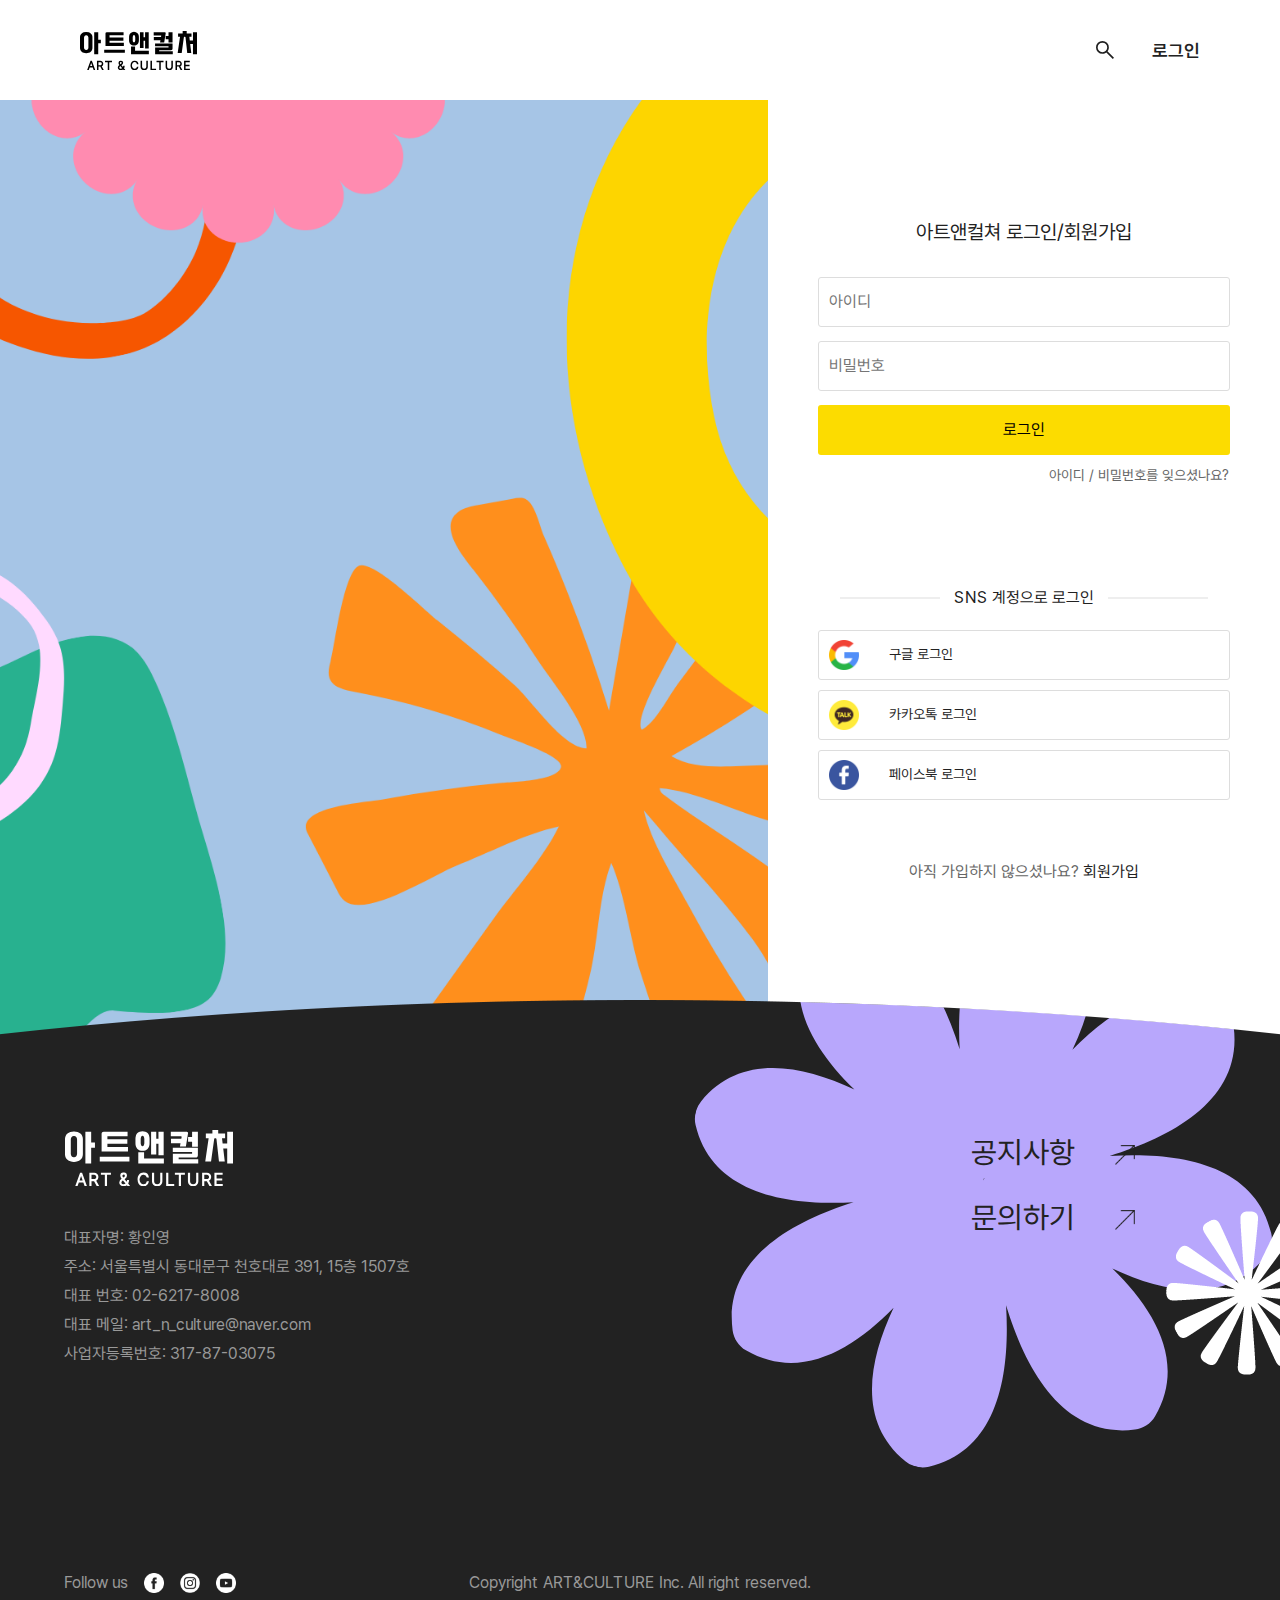
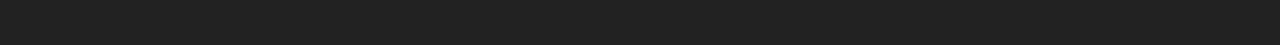
<file: sub/index.html>
<!DOCTYPE html>
<html lang="ko">

<head>
    <meta charset="UTF-8">
    <meta name="viewport" content="width=device-width, initial-scale=1.0">
    <title>LOGIN</title>

    <link rel="stylesheet" href="../css/reset.css">
    <link rel="stylesheet" href="../css/style.css">
    <link rel="stylesheet" href="../css/media.css">
    <link rel="stylesheet" href="../css/login.css">

    <script>
        window.onload = () => {
            // 비밀번호 입력시 capslock 알림창
            const passwordInput = document.getElementById('password');
            const warning = document.getElementById('capsWarning');

            passwordInput.addEventListener('keyup', function (event) {
                if (event.getModifierState && event.getModifierState('CapsLock')) {
                    warning.style.display = 'block';
                } else {
                    warning.style.display = 'none';
                }
            });
        };
    </script>
</head>

<body>
    <header class="header">
        <div class="inner">
            <div class="justify">
                <h1 class="logo">
                    <a href="../index.html">
                        <img src="../img/icon/logo.svg" alt="">
                    </a>
                </h1>

                <nav class="nav pc-nav">
                    <ul class="gnb">
                        <li>
                            <a href="#" class="depth-01">아트앤컬쳐</a>
                            <ul class="depth-02">
                                <li><a href="#">기업 소개</a></li>
                                <li><a href="#">주요 사업</a></li>
                                <li><a href="#">오시는 길</a></li>
                            </ul>
                        </li>

                        <li>
                            <a href="#" class="depth-01">교과서 자료실</a>
                            <ul class="depth-02">
                                <li><a href="#">교육과정</a></li>
                                <li><a href="#">초등학교 미술 3~4학년군</a></li>
                                <li><a href="#">초등학교 미술 5~6학년군</a></li>
                                <li><a href="#">고등학교 미술과 매체</a></li>
                            </ul>
                        </li>

                        <li>
                            <a href="#" class="depth-01">계기교육 · 창의적체험활동</a>
                            <ul class="depth-02">
                                <li><a href="#">월별</a></li>
                                <li><a href="#">주제별</a></li>
                                <li><a href="#">표현 영역별</a></li>
                            </ul>
                        </li>

                        <li>
                            <a href="#" class="depth-01">작품 감상실</a>
                            <ul class="depth-02">
                                <li><a href="#">갤러리</a></li>
                                <li><a href="#">동영상</a></li>
                            </ul>
                        </li>

                        <li>
                            <a href="#" class="depth-01">전시회 소식</a>
                            <ul class="depth-02">
                                <li><a href="#">국내 전시</a></li>
                                <li><a href="#">국외 전시</a></li>
                            </ul>
                        </li>

                        <li>
                            <a href="#" class="depth-01">포트폴리오</a>
                            <ul class="depth-02">
                                <li><a href="#">교과서</a></li>
                                <li><a href="#">단행본</a></li>
                            </ul>
                        </li>

                        <li>
                            <a href="#" class="depth-01">고객센터</a>
                            <ul class="depth-02">
                                <li><a href="#">공지사항</a></li>
                                <li><a href="#">문의하기</a></li>
                            </ul>
                        </li>
                    </ul>
                    <!-- gnb -->
                </nav>
            </div>
            <!-- justify -->

            <div class="login">
                <div class="img">
                    <a href="#"><img src="../img/icon/search.svg" alt=""></a>
                </div>

                <p><a href="#">로그인</a></p>
            </div>
        </div>
        <!-- inner -->
    </header>

    <main class="main">
        <div class="inner">
            <div class="header-tab-menu">
                <div class="inner">
                    <div class="tab-btn">
                        <img src="../img/icon/menu_toggle.png" alt="">
                    </div>

                    <nav class="nav">
                        <ul class="gnb">
                            <li>
                                <a href="#" class="depth-01">아트앤컬쳐</a>
                                <ul class="depth-02">
                                    <li><a href="#">기업 소개</a></li>
                                    <li><a href="#">주요 사업</a></li>
                                    <li><a href="#">오시는 길</a></li>
                                </ul>
                            </li>

                            <li>
                                <a href="#" class="depth-01">교과서 자료실</a>
                                <ul class="depth-02">
                                    <li><a href="#">교육과정</a></li>
                                    <li><a href="#">3~4학년군</a></li>
                                    <li><a href="#">5~6학년군</a></li>
                                </ul>
                            </li>

                            <li>
                                <a href="#" class="depth-01">계기교육 · 창의적체험활동</a>
                                <ul class="depth-02">
                                    <li><a href="#">월별</a></li>
                                    <li><a href="#">주제별</a></li>
                                    <li><a href="#">표현 영역별</a></li>
                                </ul>
                            </li>

                            <li>
                                <a href="#" class="depth-01">작품 감상실</a>
                                <ul class="depth-02">
                                    <li><a href="#">갤러리</a></li>
                                    <li><a href="#">동영상</a></li>
                                </ul>
                            </li>

                            <li>
                                <a href="#" class="depth-01">전시회 소식</a>
                                <ul class="depth-02">
                                    <li><a href="#">국내 전시</a></li>
                                    <li><a href="#">국외 전시</a></li>
                                </ul>
                            </li>

                            <li>
                                <a href="#" class="depth-01">포트폴리오</a>
                                <ul class="depth-02">
                                    <li><a href="#">교과서</a></li>
                                    <li><a href="#">단행본</a></li>
                                </ul>
                            </li>

                            <li>
                                <a href="#" class="depth-01">고객센터</a>
                                <ul class="depth-02">
                                    <li><a href="#">공지사항</a></li>
                                    <li><a href="#">문의하기</a></li>
                                </ul>
                            </li>
                        </ul>
                        <!-- gnb -->
                    </nav>
                </div>
            </div>
            <!-- header tab -->

            <section class="sub-section-01">
                <div class="login-img">
                    <img src="../img/item/login-bg.png" alt="">
                </div>

                <div class="login-section">

                    <div class="inner">
                        <p class="title">아트앤컬쳐 로그인/회원가입</p>
                        <form action="/login" method="post" class="login-form">
                            <input type="text" name="username" placeholder="아이디" required>
                            <input type="password" name="password" placeholder="비밀번호" id="password" required>
                            <div class="caps-warning" id="capsWarning">⚠️ Caps Lock이 켜져 있습니다.</div>
                            <input type="submit" value="로그인">
                        </form>
                        <div class="links">
                            <a href="#">아이디 / 비밀번호를 잊으셨나요?</a>
                        </div>
                        <div class="sns-login">
                            <p>SNS 계정으로 로그인</p>
                            <div class="sns-icons">
                                <a href="#">
                                    <img src="../img/icon/c_google.png" alt="카카오 로그인">
                                    구글 로그인
                                </a>
                                <a href="#">
                                    <img src="../img/icon/c_kakao.png" alt="네이버 로그인">
                                    카카오톡 로그인
                                </a>
                                <a href="#">
                                    <img src="../img/icon/c_facebook.png" alt="구글 로그인">
                                    페이스북 로그인
                                </a>
                            </div>
                        </div>
                        <div class="sign-up">
                            <a href="#" class="sign-up">아직 가입하지 않으셨나요? <span>회원가입</span></a>
                        </div>
                    </div>
                    <!-- inner -->
                </div>
                <!-- login -->
            </section>
        </div>
        <!-- inner -->
    </main>

    <footer class="footer">
        <div class="inner">
            <div class="company">
                <div class="left">
                    <div class="logo">
                        <img src="../img/icon/logo.svg" alt="">
                    </div>

                    <div class="info">
                        <p>대표자명: 황인영</p>
                        <p>주소: 서울특별시 동대문구 천호대로 391, 15층 1507호</p>
                        <p>대표 번호: 02-6217-8008</p>
                        <p>대표 메일: art_n_culture@naver.com</p>
                        <p>사업자등록번호: 317-87-03075</p>
                    </div>
                </div>
                <!-- left -->

                <div class="right">
                    <p><a href="#">공지사항 <img src="../img/icon/link_arrow.png" alt=""></a></p>
                    <p><a href="#">문의하기 <img src="../img/icon/link_arrow.png" alt=""></a></p>
                </div>
                <!-- right -->
            </div>
            <!-- company -->

            <div class="bot">
                <div class="sns">
                    <p>Follow us</p>
                    <p><a href="#"><img src="../img/icon/facebook.png" alt=""></a></p>
                    <p><a href="#"><img src="../img/icon/instagram.png" alt=""></a></p>
                    <p><a href="#"><img src="../img/icon/youtube.png" alt=""></a></p>
                </div>

                <div class="copy">
                    <p>Copyright ART&CULTURE Inc. All right reserved.</p>
                </div>
            </div>
        </div>
        <!-- inner -->
    </footer>
</body>

</html>
</file>
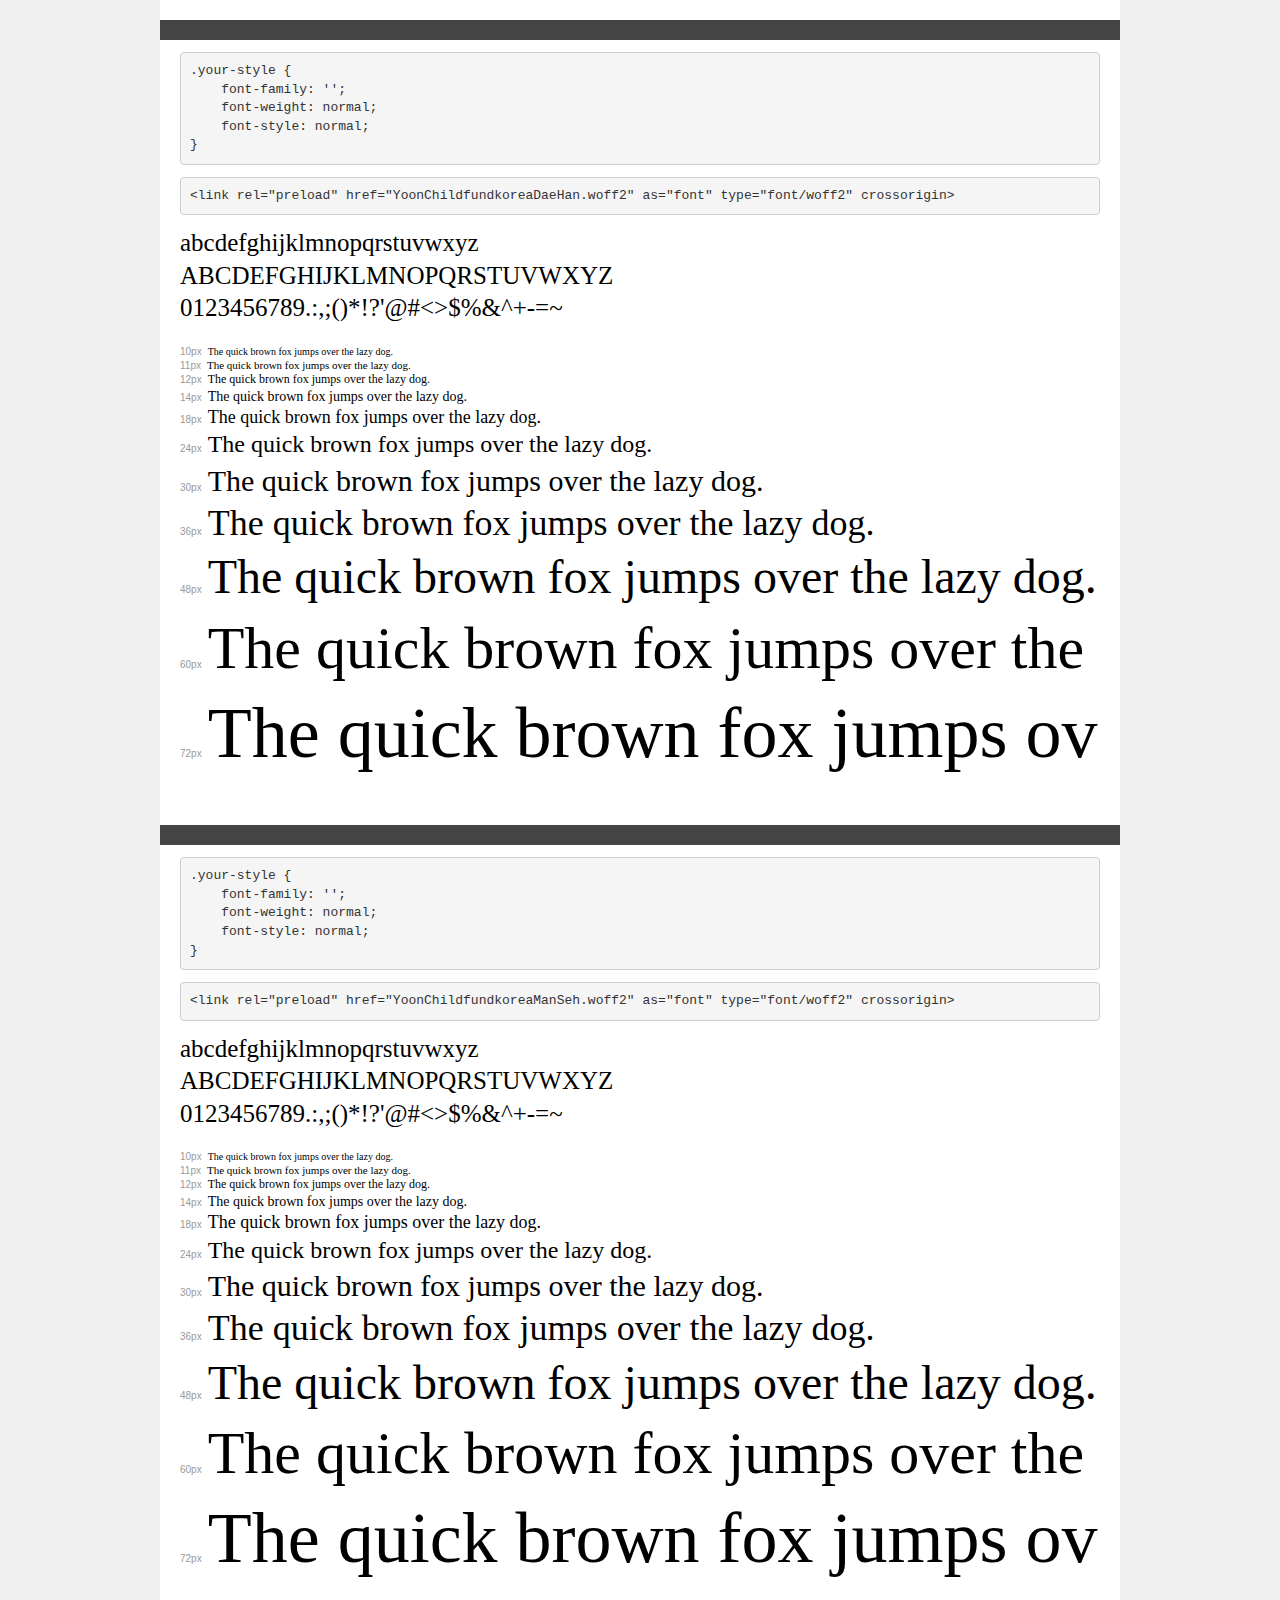
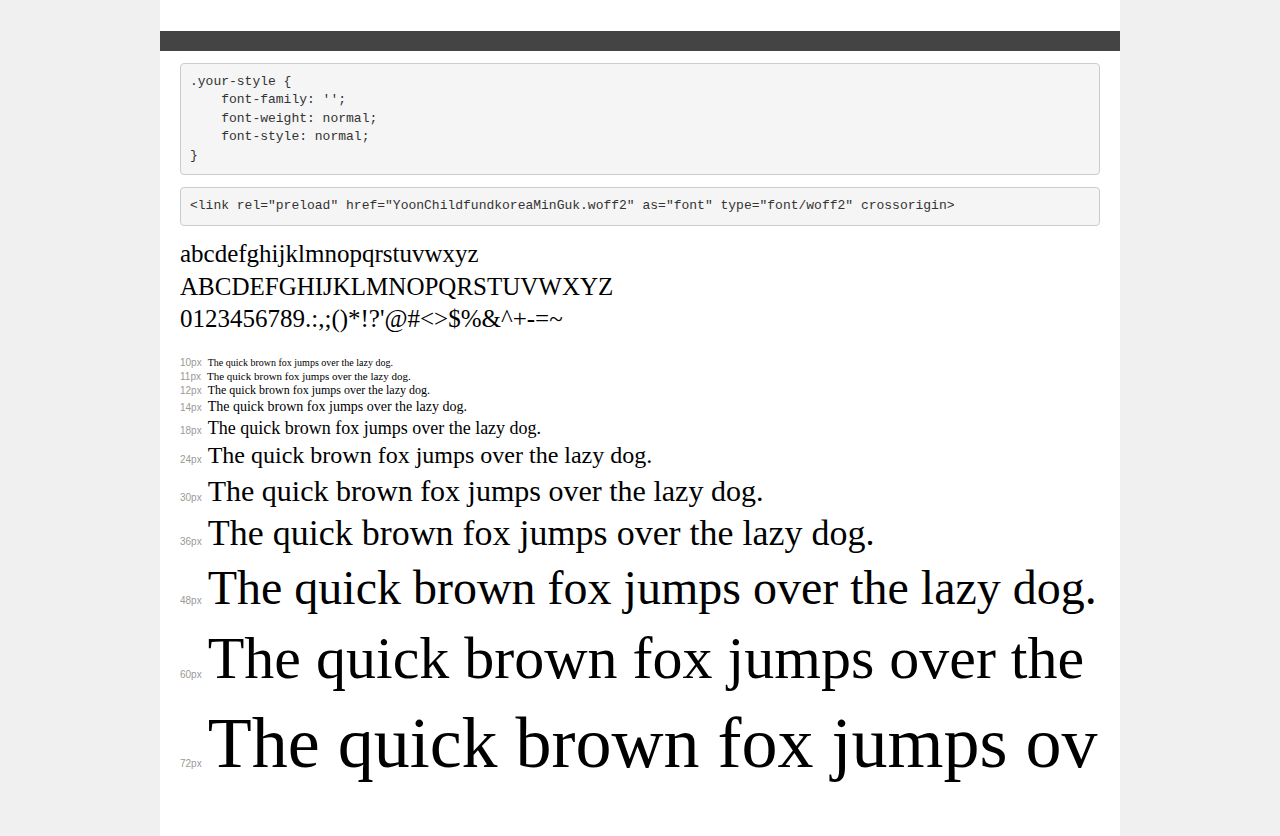
<file: font/Green/demo.html>
<!DOCTYPE html>
<html lang="en">
<head>
    <meta charset="utf-8">
    <meta http-equiv="X-UA-Compatible" content="IE=edge">
    <meta name="viewport" content="width=device-width, initial-scale=1">
    <meta name="robots" content="noindex, noarchive">
    <meta name="format-detection" content="telephone=no">
    <title>Transfonter demo</title>
    <link href="stylesheet.css" rel="stylesheet">
    <style>
        /*
        http://meyerweb.com/eric/tools/css/reset/
        v2.0 | 20110126
        License: none (public domain)
        */
        html, body, div, span, applet, object, iframe,
        h1, h2, h3, h4, h5, h6, p, blockquote, pre,
        a, abbr, acronym, address, big, cite, code,
        del, dfn, em, img, ins, kbd, q, s, samp,
        small, strike, strong, sub, sup, tt, var,
        b, u, i, center,
        dl, dt, dd, ol, ul, li,
        fieldset, form, label, legend,
        table, caption, tbody, tfoot, thead, tr, th, td,
        article, aside, canvas, details, embed,
        figure, figcaption, footer, header, hgroup,
        menu, nav, output, ruby, section, summary,
        time, mark, audio, video {
            margin: 0;
            padding: 0;
            border: 0;
            font-size: 100%;
            font: inherit;
            vertical-align: baseline;
        }
        /* HTML5 display-role reset for older browsers */
        article, aside, details, figcaption, figure,
        footer, header, hgroup, menu, nav, section {
            display: block;
        }
        body {
            line-height: 1;
        }
        ol, ul {
            list-style: none;
        }
        blockquote, q {
            quotes: none;
        }
        blockquote:before, blockquote:after,
        q:before, q:after {
            content: '';
            content: none;
        }
        table {
            border-collapse: collapse;
            border-spacing: 0;
        }
        /* demo styles */
        body {
            background: #f0f0f0;
            color: #000;
        }
        .page {
            background: #fff;
            width: 920px;
            margin: 0 auto;
            padding: 20px 20px 0 20px;
            overflow: hidden;
        }
        .font-container {
            overflow-x: auto;
            overflow-y: hidden;
            margin-bottom: 40px;
            line-height: 1.3;
            white-space: nowrap;
            padding-bottom: 5px;
        }
        h1 {
            position: relative;
            background: #444;
            font-size: 32px;
            color: #fff;
            padding: 10px 20px;
            margin: 0 -20px 12px -20px;
        }
        .letters {
            font-size: 25px;
            margin-bottom: 20px;
        }
        .s10:before {
            content: '10px';
        }
        .s11:before {
            content: '11px';
        }
        .s12:before {
            content: '12px';
        }
        .s14:before {
            content: '14px';
        }
        .s18:before {
            content: '18px';
        }
        .s24:before {
            content: '24px';
        }
        .s30:before {
            content: '30px';
        }
        .s36:before {
            content: '36px';
        }
        .s48:before {
            content: '48px';
        }
        .s60:before {
            content: '60px';
        }
        .s72:before {
            content: '72px';
        }
        .s10:before, .s11:before, .s12:before, .s14:before,
        .s18:before, .s24:before, .s30:before, .s36:before,
        .s48:before, .s60:before, .s72:before {
            font-family: Arial, sans-serif;
            font-size: 10px;
            font-weight: normal;
            font-style: normal;
            color: #999;
            padding-right: 6px;
        }
        pre {
            display: block;
            padding: 9px;
            margin: 0 0 12px;
            font-family: Monaco, Menlo, Consolas, "Courier New", monospace;
            font-size: 13px;
            line-height: 1.428571429;
            color: #333;
            font-weight: normal;
            font-style: normal;
            background-color: #f5f5f5;
            border: 1px solid #ccc;
            overflow-x: auto;
            border-radius: 4px;
        }
        /* responsive */
        @media (max-width: 959px) {
            .page {
                width: auto;
                margin: 0;
            }
        }
    </style>
</head>
<body>
<div class="page">
    <div class="demo">
        <h1 style="font-family: ''; font-weight: normal; font-style: normal;"></h1>
        <pre title="Usage">.your-style {
    font-family: '';
    font-weight: normal;
    font-style: normal;
}</pre>
        <pre title="Preload (optional)">
&lt;link rel=&quot;preload&quot; href=&quot;YoonChildfundkoreaDaeHan.woff2&quot; as=&quot;font&quot; type=&quot;font/woff2&quot; crossorigin&gt;</pre>
        <div class="font-container" style="font-family: ''; font-weight: normal; font-style: normal;">
            <p class="letters">
                abcdefghijklmnopqrstuvwxyz<br>
ABCDEFGHIJKLMNOPQRSTUVWXYZ<br>
                0123456789.:,;()*!?'@#&lt;&gt;$%&^+-=~
            </p>
            <p class="s10" style="font-size: 10px;">The quick brown fox jumps over the lazy dog.</p>
            <p class="s11" style="font-size: 11px;">The quick brown fox jumps over the lazy dog.</p>
            <p class="s12" style="font-size: 12px;">The quick brown fox jumps over the lazy dog.</p>
            <p class="s14" style="font-size: 14px;">The quick brown fox jumps over the lazy dog.</p>
            <p class="s18" style="font-size: 18px;">The quick brown fox jumps over the lazy dog.</p>
            <p class="s24" style="font-size: 24px;">The quick brown fox jumps over the lazy dog.</p>
            <p class="s30" style="font-size: 30px;">The quick brown fox jumps over the lazy dog.</p>
            <p class="s36" style="font-size: 36px;">The quick brown fox jumps over the lazy dog.</p>
            <p class="s48" style="font-size: 48px;">The quick brown fox jumps over the lazy dog.</p>
            <p class="s60" style="font-size: 60px;">The quick brown fox jumps over the lazy dog.</p>
            <p class="s72" style="font-size: 72px;">The quick brown fox jumps over the lazy dog.</p>
        </div>
    </div>

    <div class="demo">
        <h1 style="font-family: ''; font-weight: normal; font-style: normal;"></h1>
        <pre title="Usage">.your-style {
    font-family: '';
    font-weight: normal;
    font-style: normal;
}</pre>
        <pre title="Preload (optional)">
&lt;link rel=&quot;preload&quot; href=&quot;YoonChildfundkoreaManSeh.woff2&quot; as=&quot;font&quot; type=&quot;font/woff2&quot; crossorigin&gt;</pre>
        <div class="font-container" style="font-family: ''; font-weight: normal; font-style: normal;">
            <p class="letters">
                abcdefghijklmnopqrstuvwxyz<br>
ABCDEFGHIJKLMNOPQRSTUVWXYZ<br>
                0123456789.:,;()*!?'@#&lt;&gt;$%&^+-=~
            </p>
            <p class="s10" style="font-size: 10px;">The quick brown fox jumps over the lazy dog.</p>
            <p class="s11" style="font-size: 11px;">The quick brown fox jumps over the lazy dog.</p>
            <p class="s12" style="font-size: 12px;">The quick brown fox jumps over the lazy dog.</p>
            <p class="s14" style="font-size: 14px;">The quick brown fox jumps over the lazy dog.</p>
            <p class="s18" style="font-size: 18px;">The quick brown fox jumps over the lazy dog.</p>
            <p class="s24" style="font-size: 24px;">The quick brown fox jumps over the lazy dog.</p>
            <p class="s30" style="font-size: 30px;">The quick brown fox jumps over the lazy dog.</p>
            <p class="s36" style="font-size: 36px;">The quick brown fox jumps over the lazy dog.</p>
            <p class="s48" style="font-size: 48px;">The quick brown fox jumps over the lazy dog.</p>
            <p class="s60" style="font-size: 60px;">The quick brown fox jumps over the lazy dog.</p>
            <p class="s72" style="font-size: 72px;">The quick brown fox jumps over the lazy dog.</p>
        </div>
    </div>

    <div class="demo">
        <h1 style="font-family: ''; font-weight: normal; font-style: normal;"></h1>
        <pre title="Usage">.your-style {
    font-family: '';
    font-weight: normal;
    font-style: normal;
}</pre>
        <pre title="Preload (optional)">
&lt;link rel=&quot;preload&quot; href=&quot;YoonChildfundkoreaMinGuk.woff2&quot; as=&quot;font&quot; type=&quot;font/woff2&quot; crossorigin&gt;</pre>
        <div class="font-container" style="font-family: ''; font-weight: normal; font-style: normal;">
            <p class="letters">
                abcdefghijklmnopqrstuvwxyz<br>
ABCDEFGHIJKLMNOPQRSTUVWXYZ<br>
                0123456789.:,;()*!?'@#&lt;&gt;$%&^+-=~
            </p>
            <p class="s10" style="font-size: 10px;">The quick brown fox jumps over the lazy dog.</p>
            <p class="s11" style="font-size: 11px;">The quick brown fox jumps over the lazy dog.</p>
            <p class="s12" style="font-size: 12px;">The quick brown fox jumps over the lazy dog.</p>
            <p class="s14" style="font-size: 14px;">The quick brown fox jumps over the lazy dog.</p>
            <p class="s18" style="font-size: 18px;">The quick brown fox jumps over the lazy dog.</p>
            <p class="s24" style="font-size: 24px;">The quick brown fox jumps over the lazy dog.</p>
            <p class="s30" style="font-size: 30px;">The quick brown fox jumps over the lazy dog.</p>
            <p class="s36" style="font-size: 36px;">The quick brown fox jumps over the lazy dog.</p>
            <p class="s48" style="font-size: 48px;">The quick brown fox jumps over the lazy dog.</p>
            <p class="s60" style="font-size: 60px;">The quick brown fox jumps over the lazy dog.</p>
            <p class="s72" style="font-size: 72px;">The quick brown fox jumps over the lazy dog.</p>
        </div>
    </div>

</div>
</body>
</html>
</file>
<file: css/media.css>
.mobile {
    display: none;
}

.tablet {
    display: none;
}

@media screen and (max-width:1800px) {
    .section-01 .scrollX .img-wrap {
        gap: 20px;
    }

    .section-02 .card {
        position: static;
        top: 0;
        height: auto;

        width: 100%;
    }

    .section-02 .card-01 {
        padding-bottom: 100px;
    }

    .section-02 .pc-card {
        display: none;
    }

    .section-02 .card-02 .item-wrap {
        gap: 20px;
    }
}

@media screen and (max-width:1480px) {
    .pc-nav {
        display: none;
    }

    .main-visual .btn-wrap {
        row-gap: 16px;
        top: -88px;
    }

    .main-visual .btn-wrap .btn .item {
        font-size: 28px;
    }

    .main-visual .mint-blob {
        width: 80vw;
    }

    .section-01 .text .sub {
        font-size: 24px;
    }

    .section-01 .scrollX .img-wrap .img {
        width: 500px;
    }

    .section-01 {
        height: 1800px;
    }
}

@media screen and (max-width:1280px) {
    .header-tab-menu .gnb {
        flex-direction: column;
        align-items: center;
    }

    .header-tab-menu .nav {
        width: 80vw;
        margin: 0 auto;
        border-radius: 0 0 40px 40px;
    }

    .header-tab-menu .nav.active .gnb {
        height: 520px;
    }

    .header-tab-menu .gnb.active {
        height: 520px !important;
    }

    .header-tab-menu .depth-01 {
        padding: 15px 0;
    }

    .header-tab-menu .depth-02 {
        top: 60px;
    }

    .header-tab-menu .gnb li {
        transition: height 0.3s;
        height: 60px;
    }

    .header-tab-menu .gnb.active li.active {
        height: 120px;
    }

    .section .title-text {
        padding-right: 80px;
    }

    .section .title-text .sub span {
        display: inline;
    }

    .section-01 .scrollX .img-wrap .img {
        width: 400px;
    }

    .section-03 .swiper-slide .text {
        width: 400px;
    }

    .footer .right {
        padding-right: 7%;
    }
}

@media screen and (max-width:1024px) {
    .header .inner {
        padding: 0 30px;
    }

    .header .login {
        gap: 20px;
    }

    .main-visual .btn-wrap {
        row-gap: 12px;
        top: -80px;
        right: 30px;
    }

    .main-visual .btn-wrap .btn .item {
        font-size: 24px;
    }

    .main-visual .mint-blob {
        width: 95vw;
    }

    .section .title-text {
        padding-left: 30px;
        padding-right: 30px;
    }

    .section .title-text .title {
        font-size: 60px;
    }

    .section .title-text .sub {
        font-size: 18px;
    }

    .section-01 .text .sub {
        padding: 0 30px;
        font-size: 20px;
    }

    .section-01 .scrollX {
        padding: 0 30px;
    }

    .section-02 .card-01 .item-wrap .item {
        padding: 30px 30px;
    }

    .section-02 .card-01 .item-wrap .item .left .num {
        font-size: 20px;
    }

    .section-02 .card-01 .item-wrap .item .left .text .mid {
        font-size: 30px;
    }

    .section-02 .card-01 .item-wrap .item .left .text .bot {
        font-size: 16px;
    }

    .section-02 .card-01 .item-wrap .item .more {
        width: 30px;
    }

    .section-02 .card-02 {
        padding: 80px 30px 100px;
    }

    .section-02 .card-02 .pc {
        display: none !important;
    }

    .section-02 .card-02 .tablet {
        display: block;
    }

    .section-02 .card-02 .tablet .item:not(:nth-child(3)) {
        margin-bottom: 60px;
    }

    .section-02 .card-02 .tablet .text .big {
        font-size: 50px;
        font-family: 'green1';
        margin-bottom: 10px;
    }

    .section-02 .card-02 .tablet .text .small {
        margin-bottom: 30px;
        font-weight: 600;
    }

    .section-02 .card-02 .tablet .img {
        width: 100%;
        height: 500px;
        border-radius: 10px;
        overflow: hidden;
    }

    .section-02 .card-02 .tablet .img:hover img {
        transform: scale(1.2);
    }

    .section-02 .card-02 .tablet .img img {
        width: 100%;
        height: 100%;
        object-fit: cover;
        transition: transform 0.3s;
    }

    .section-03 .swiper-slide {
        flex-direction: column;
        padding: 0 30px;
    }

    .section-03 .demoSwiper .demo-btn-wrap {
        margin: 0;
        padding: 0 30px;

        position: absolute;
        top: 220px;
        left: 50%;
        transform: translateX(-50%);
        z-index: 9;

        width: 100%;
        justify-content: space-between;
    }

    .section-03 .swiper-slide .text {
        width: 500px;
    }

    .section-03 .swiper-slide .text .main-text {
        margin-bottom: 20px;
    }

    .section-03 .swiper-slide .text .ex {
        font-size: 18px;
    }

    .section-04 .container {
        padding: 0 30px;
    }

    .section-04 .swiper-slide .text {
        display: none;
    }

    .footer {
        padding: 60px 5% 20px;
        background-size: 200%;
    }

    .footer .logo {
        width: 120px;
        height: 39px;
    }

    .footer .info {
        margin-top: 20px;
    }

    .footer .left {
        font-size: 14px;
    }

    .footer .company {
        margin-bottom: 20px;
    }

    .footer .right {
        margin-top: 30px;
        font-size: 20px;
        padding-right: 12%;
    }

    .footer .right a:first-child {
        margin-bottom: 10px;
    }

    .footer .right a img {
        width: 16px;
        height: 16px;
        margin-left: 20px;
    }

    .footer .bot .sns {
        padding-bottom: 40px;
        font-size: 14px;
    }

    .footer .copy {
        font-size: 12px;
    }
}

@media screen and (max-width:900px) {
    .section-01 {
        height: 2000px;
    }

    .section-01 .scrollX .img-wrap {
        gap: 20px;
    }
}

@media screen and (max-width:768px) {
    .pc {
        display: none !important;
    }

    .mobile {
        display: block;
    }

    .header {
        height: 80px;
    }

    .header .inner {
        padding: 0 20px;
    }

    .header-tab-menu .tab-btn {
        height: 35px;
        bottom: -35px;
    }

    .header-tab-menu .tab-btn.active::before {
        width: 25px;
        height: 25px;
    }

    .header-tab-menu .nav {
        width: 100%;
    }

    .header-tab-menu .nav.active .gnb {
        height: 500px;
    }

    .header-tab-menu .gnb li {
        height: 47px;
    }

    .header-tab-menu .gnb.active li.active {
        height: 110px;
    }

    .header-tab-menu .depth-01 {
        font-size: 18px;

        padding: 10px 0;
    }

    .header-tab-menu .depth-02>li a {
        font-size: 14px;
    }

    .main-visual .btn-wrap {
        row-gap: 8px;
        right: 20px;
    }

    .main-visual .btn-wrap .btn::after {
        display: none;
    }

    .section .title-text {
        padding-top: 60px;
        padding-left: 20px;
        padding-right: 20px;
    }

    .section-01 {
        height: auto;
        padding-bottom: 60px;
    }

    .section-01 .text .sub {
        padding: 0 20px;
    }

    .section .title-text .sub {
        font-size: 16px;
    }

    .section-01 .mobile .img-wrap {
        padding: 0 20px;
        margin-top: 60px;
    }

    .section-01 .mobile .img-wrap .img {
        margin-bottom: 20px;
        border-radius: 20px;
        overflow: hidden;
    }

    .section-02 .card-01 {
        padding-bottom: 80px;
    }

    .section-02 .card-01 .item-wrap .item {
        padding: 30px 20px;
    }

    .section-02 .card-02 {
        padding: 60px 20px 80px;
    }

    .section-02 .card-02 .tablet .text .big {
        margin: 0;
    }

    .section-02 .card-02 .tablet .text .small {
        margin-bottom: 20px;
    }

    .section-03 .swiper-slide .img {
        width: 300px;
        height: 400px;
    }

    .section-03 .demoSwiper .demo-btn-wrap {
        top: 185px;
    }

    .swiper-button-next::after,
    .swiper-button-prev::after {
        width: 30px;
        height: 30px;
    }

    .section-03 .swiper-slide .text {
        width: 100%;
    }

    .section-03 .swiper-slide .text .main-text {
        font-size: 24px;
    }

    .section-03 .swiper-slide .text .ex {
        font-size: 16px;
    }

    .section-04 .container {
        padding: 0 20px;
    }

    .footer .right {
        margin-top: 0;
        font-size: 16px;
    }

    .footer .right a img {
        width: 12px;
        height: 12px;
        margin-top: 0;
    }
    
}

@media screen and (max-width:600px) {
    .section-02 .card-01 .item-wrap .item .left {
        column-gap: 20px;
    }

    .section-02 .card-01 .item-wrap .item .left .num {
        font-size: 18px;
    }


    .section-02 .card-01 .item-wrap .item .left .text .top {
        font-size: 14px;
    }

    .section-02 .card-01 .item-wrap .item .left .text .mid {
        font-size: 24px;
        padding-right: 20px;
    }

    .section-02 .card-01 .item-wrap .item .left .text .bot {
        display: none;
    }

    .section-02 .card-01 .item-wrap .item .more {
        width: 20px;
    }
}

@media screen and (max-width:500px) {
    .section-02 .card-02 .tablet .img {
        height: 300px;
    }

    .section-04 .title-text .title {
        line-height: 1;
    }

    .footer .right {
        padding-right: 10%;
        margin-top: -20px;
    }

    .footer .right a img {
        margin-left: 5px;
    }
}

@media screen and (max-width:450px) {
    .footer {
        position: relative;
    }

    .footer .left {
        font-size: 12px;
    }

    .footer .right {
        padding: 0;
        margin: 0;

        font-size: 14px;

        position: absolute;
        top: 40px;
        right: 60px;
    }

    .footer .right a:first-child {
        margin: 0;
    }

    .footer .bot .sns {
        padding-bottom: 10px;
    }
    
    .footer .copy {
        position: static;
        transform: translateX(0);
    }
}

@media screen and (max-width:420px) {
    .header .logo {
        width: 90px;
    }

    .header .login {
        font-size: 16px;
    }

    .header .login .img {
        width: 22px;
    }

    .header .login .img::before {
        width: 35px;
        height: 35px;
    }

    .main-visual .btn-wrap {
        top: -60px;
    }

    .main-visual .btn-wrap .btn .item {
        font-size: 16px;
        column-gap: 14px;
    }

    .section-01 .text .sub {
        font-size: 16px;
    }

    .section .title-text .title {
        font-size: 50px;
    }

    .section .title-text .sub {
        font-size: 14px;
    }

    .section-02 .card-01 .item-wrap .item .left .text .mid {
        font-size: 20px;
    }

    .section-02 .card-01 .item-wrap .item .more {
        width: 16px;
    }

    .section-02 .card-02 .tablet .text .big {
        font-size: 40px;
    }

    .section-02 .card-02 .tablet .text .small {
        font-size: 14px;
    }

    .section-03 .swiper-slide .text .ex {
        font-size: 14px;
    }

    .footer {
        padding-top: 30px;
    }

    .footer .right {
        right: 50px;
    }
}

@media screen and (max-width:370px) {
    .footer .logo {
        width: 80px;
    }

    .footer .info {
        margin-top: 12px;
    }

    .footer .info p {
        margin: 3px 0;
    }

    .footer .right {
        top: 30px;
        right: 42px;
    }

    .footer .bot .sns {
        padding-bottom: 8px;
        gap: 12px;
    }
}
</file>
<file: css/login.css>
.header .depth-02 {
    background: #ffffff60;
    padding-right: 40px;
}

.sub-section-01 {
    display: flex;
    justify-content: space-between;

    width: 100%;
    height: 100vh;

    margin-top: 100px;
}

.sub-section-01 .login-img {
    width: 60%;
    height: 120%;

    z-index: -1;
}

.sub-section-01 .login-img img {
    width: 100%;
    height: 100%;
    object-fit: cover;
}

.login-section {
    width: 40%;

    display: flex;
    justify-content: center;
    align-items: center;

    white-space: nowrap;
}

.login-section .inner {
    width: 600px;

    padding: 50px;
}

.login-section .inner .title {
    text-align: center;
    font-size: 20px;
    margin-bottom: 30px;
}

.login-section .inner .login-form {
    display: flex;
    flex-direction: column;
}

.login-section .inner input[type="text"],
.login-section .inner input[type="password"] {
    width: 100%;
    height: 50px;

    border: 1px solid #ddd;

    padding: 10px;
    margin-bottom: 14px;

    border-radius: 3px;
}

.login-section .inner input[type="submit"] {
    width: 100%;
    height: 50px;

    background-color: #FCDC00;
    color: #000;

    border-radius: 3px;
    padding: 10px;
    cursor: pointer;
    overflow: hidden;
}

.login-section .inner input[type="submit"]:hover {
    background-color: #eccf13;
}

.login-section .caps-warning {
    font-size: 13px;
    margin-bottom: 14px;
    display: none;
    opacity: 0.7;
}

.login-section .links {
    text-align: right;
    margin-top: 10px;
    font-size: 14px;
    color: #666;
}

.login-section .links a {
    display: inline;
}

.login-section .links a:hover {
    text-decoration: underline;
}

.login-section .sns-login {
    margin-top: 100px;
    text-align: center;
}

.login-section .sns-login p {
    display: inline-block;
    position: relative;
    margin-bottom: 20px;
}

.login-section .sns-login p::before {
    content: '';
    width: 100px;
    height: 1px;

    position: absolute;
    top: 50%;
    left: 110%;
    transform: translateY(-50%);

    background: #ddd;
}

.login-section .sns-login p::after {
    content: '';
    width: 100px;
    height: 1px;

    position: absolute;
    top: 50%;
    right: 110%;
    transform: translateY(-50%);

    background: #ddd;
}

.login-section .sns-icons a {
    display: flex;
    align-items: center;
    column-gap: 30px;

    height: 50px;

    border: 1px solid #ddd;
    border-radius: 3px;

    margin-bottom: 10px;
    padding: 10px;

    font-size: 14px;
}

.login-section .sns-icons a:hover {
    background: #ddd;
}

.login-section .sns-icons a img {
    width: 30px;
}

.login-section .sign-up {
    margin-top: 60px;
    text-align: center;
    color: #666;
}

.login-section .sign-up span {
    color: #222;
}

.login-section .sign-up:hover span {
    text-decoration: underline;
}

/* 미디어쿼리 */

@media screen and (max-width: 1024px) {
    .sub-section-01 {
        margin-top: 120px;
        margin-bottom: 100px;
        height: auto;
    }

    .sub-section-01 .login-img {
        display: none;
    }

    .login-section .inner {
        padding: 30px;
    }

    .login-section {
        width: 100%;
    }

    .login-section .inner .title {
        font-size: 18px;
    }
}

@media screen and (max-width: 768px) {
    .login-section .inner {
        padding: 20px;
    }
}

@media screen and (max-width: 450px) {

    .login-section .sns-login p::before,
    .login-section .sns-login p::after {
        width: 50px;
    }
}
</file>
<file: font/Green/stylesheet.css>
@font-face {
    font-family: 'green1';
    src: url('YoonChildfundkoreaDaeHan.eot');
    src: url('YoonChildfundkoreaDaeHan.eot?#iefix') format('embedded-opentype'),
        url('YoonChildfundkoreaDaeHan.woff2') format('woff2'),
        url('YoonChildfundkoreaDaeHan.woff') format('woff');
    font-weight: normal;
    font-style: normal;
    font-display: swap;
}

@font-face {
    font-family: 'green2';
    src: url('YoonChildfundkoreaManSeh.eot');
    src: url('YoonChildfundkoreaManSeh.eot?#iefix') format('embedded-opentype'),
        url('YoonChildfundkoreaManSeh.woff2') format('woff2'),
        url('YoonChildfundkoreaManSeh.woff') format('woff');
    font-weight: normal;
    font-style: normal;
    font-display: swap;
}

@font-face {
    font-family: 'green3';
    src: url('YoonChildfundkoreaMinGuk.eot');
    src: url('YoonChildfundkoreaMinGuk.eot?#iefix') format('embedded-opentype'),
        url('YoonChildfundkoreaMinGuk.woff2') format('woff2'),
        url('YoonChildfundkoreaMinGuk.woff') format('woff');
    font-weight: normal;
    font-style: normal;
    font-display: swap;
}
</file>
<file: css/style.css>
@import url('../css/reset.css');
@import url('../font/Pretendard/pretendard.css');
@import url('../font/Green/stylesheet.css');
@import url('https://fonts.googleapis.com/css2?family=Patrick+Hand&display=swap');


body {
    font-family: 'Pretendard';
    font-weight: 400;
    color: #222;
    line-height: 1.5;
}

a,
img,
video {
    display: block;
}

.header {
    width: 100%;
    height: 100px;

    white-space: nowrap;

    position: absolute;
    top: 0;
    left: 0;

    z-index: 99999;
}

.header .inner {
    display: flex;
    align-items: center;
    height: 100%;
    padding: 0 80px;

    justify-content: space-between;
}

.header .justify {
    height: 100px;
    display: flex;
    gap: 70px;
}

.header .logo {
    display: flex;
    align-items: center;

    width: 117px;
}

.header .logo img {
    width: 100%;
}

.header .gnb {
    display: flex;
}

.header .gnb>li {
    position: relative;
    border-bottom: 2px solid transparent;
}

.header .gnb>li:hover {
    border-bottom: 2px solid #222;
    transition: border-bottom 1s;
}

.header .gnb>li:hover .depth-01 {
    font-weight: 800;
}

.header .gnb .depth-01 {
    padding: 0 18px;
    height: 100px;

    display: flex;
    align-items: center;

    font-size: 20px;
    font-weight: 600;

    position: relative;
}

.header .gnb .depth-01::after {
    content: '';
    position: absolute;
    bottom: -2px;
    left: 0;

    width: 0;
    height: 2px;
    background: #222;
}

.header .gnb .depth-01:hover::after {
    width: 100%;
    transition: width 0.3s;
}

.header .depth-02 {
    position: absolute;
    top: 102px;
    left: 0;

    white-space: nowrap;

    padding: 20px 18px;
    font-size: 20px;

    display: none;
}

.header .gnb>li:hover .depth-02 {
    display: block;
}

.header .depth-02 li {
    line-height: 40px;
}

.header .depth-02 li:hover {
    font-weight: 600;
}

.header .login {
    height: 100%;

    display: flex;
    align-items: center;
    gap: 35px;

    font-size: 18px;
    font-weight: 600;
}

.header .login .img {
    display: flex;
    align-items: center;

    width: 24px;

    position: relative;
}

.header .login .img img {
    width: 100%;
}

.header .login .img::before {
    content: '';
    position: absolute;
    top: 50%;
    left: 50%;
    transform: translate(-50%, -50%);

    width: 40px;
    height: 40px;
    border-radius: 50%;

    z-index: -1;
}

.header .login .img:hover::before {
    background: #000;
}

.header .login .img:hover img {
    filter: invert(1);
}

.header .login>p {
    position: relative;
}

.header .login>p::after {
    content: '';
    position: absolute;
    width: 0;
    height: 2px;
    background: #222;
}

.header .login>p:hover::after {
    width: 100%;
    transition: width 0.3s;
}

/* ---------------------- 헤더 탭 메뉴 --------------------- */

.main {
    width: 100%;
    height: 100%;
}

.header-tab-menu {
    width: 100vw;

    position: fixed;
    top: -100%;
    left: 0;
    color: #fff;

    z-index: 999999;

    white-space: nowrap;

    transition: top 0.3s;
}

.header-tab-menu.show {
    top: 0;
}

.header-tab-menu .tab-btn {
    cursor: pointer;
    position: absolute;
    left: 50%;
    bottom: -53px;
    transform: translateX(-50%);

    height: 53px;

    transition: top 0.3s;
}

.header-tab-menu .tab-btn img {
    height: 100%;
}

.header-tab-menu .tab-btn.active::after {
    content: '';
    background: #222;

    position: absolute;
    top: 50%;
    left: 50%;
    transform: translate(-50%, -50%);

    width: 50%;
    height: 80%;

    display: flex;
    justify-content: center;
    align-items: center;
}

.header-tab-menu .tab-btn.active::before {
    content: '';
    background: url('../img/icon/X.svg') center center / cover no-repeat;

    position: absolute;
    top: 50%;
    left: 50%;
    transform: translate(-50%, -50%);

    width: 40px;
    height: 40px;

    display: flex;
    justify-content: center;
    align-items: center;

    filter: invert(1);

    z-index: 1;
}

.header-tab-menu .nav {
    background: #222;

    border-radius: 0 0 100px 100px;
}

.header-tab-menu .gnb {
    display: flex;
    justify-content: center;
    height: 0;
    opacity: 0;
    visibility: hidden;

    transition: height 0.3s, opacity 0.3s;
}

.header-tab-menu .nav.active .gnb {
    height: 100px;
    opacity: 1;
    visibility: visible;
}

.header-tab-menu .gnb.active {
    height: 160px !important;
}


.header-tab-menu .depth-01 {
    padding: 30px 20px 20px;
    font-size: 20px;

    position: relative;
}

.header-tab-menu .gnb>li {
    position: relative;
}

.header-tab-menu .depth-02 {
    display: flex;

    position: absolute;
    top: 86px;
    left: 50%;
    transform: translateX(-50%);
    z-index: 9999;

    visibility: hidden;
    opacity: 0;

    transition: opacity 0.3s;
}

.header-tab-menu .gnb li.active .depth-02 {
    visibility: visible;
    opacity: 1;
}

.header-tab-menu .depth-02>li a {
    font-size: 18px;
    margin: 0 5px;
    padding: 5px 20px;

    border-radius: 100px;
    border: 1px solid #fff;
}

.header-tab-menu .depth-02>li a:hover {
    background: #ddd;
    color: #222;
}

/* --------------------- 메인비주얼 ------------------------- */

.main-visual {
    background: #FCDC00;
    position: relative;

    background-size: 400% 400%;
    animation: colorChange 3s ease infinite;
}

.main-visual .inner {
    width: 100%;
    height: 100vh;
}

.main-visual .title-text {
    width: 100%;
    position: absolute;
    bottom: 0;
    left: 50%;
    transform: translateX(-50%);

    z-index: 9;
}

.main-visual .title-text .title {
    width: 100%;
    font-size: 15.8vw;
    font-weight: 800;
    letter-spacing: -1.2vw;
    line-height: 1.1;
    white-space: nowrap;
    text-align: center;
}

.main-visual .blob-mint {
    position: absolute;
    top: 50%;
    left: 50%;
    transform: translate(-50%, -50%);
}

.main-visual .btn-wrap {
    position: absolute;
    right: 7vw;
    top: -110px;

    display: flex;
    flex-direction: column;
    row-gap: 20px;
}

.main-visual .btn-wrap .btn .item {
    display: flex;
    align-items: center;
    justify-content: space-between;
    column-gap: 20px;

    font-size: 30px;
    font-weight: 600;
}

.main-visual .btn-wrap .btn {
    position: relative;
}

.main-visual .btn-wrap .btn::after {
    content: '';
    width: 0;
    height: 2px;

    position: absolute;
    bottom: -8px;
    left: 0;

    background: #222;

    transition: width 0.3s;
}

.main-visual .btn-wrap .btn:hover::after {
    width: 100%;
}

.main-visual .btn-wrap .btn .item img {
    width: 20px;
}

.main-visual .mint-blob {
    position: absolute;
    top: 50%;
    left: 50%;
    transform: translate(-50%, -50%);

    width: 50vw;
    transform-style: preserve-3d;
    transition: transform 0.05s linear;
    will-change: transform;
}

.main-visual .mint-blob img {
    width: 100%;
}

/* -------------------------- 공통 섹션 ------------------------------- */

.section .title-text {
    padding-top: 80px;
    padding-left: 80px;
}

.section .title-text .title {
    font-size: 80px;
    font-family: 'green1';
}

.section .title-text .sub {
    font-size: 20px;
    line-height: 1.8;
}

/* -------------------------- 섹션 1 ------------------------------- */

.section-01 {
    height: 1500px;
    background: #FCDC00;
    padding-bottom: 80px;
}

.section-01 .inner {
    position: sticky;
    top: 0;
    left: 0;
    contain: paint;
}

.section-01 .text .sub {
    padding-left: 80px;
    font-size: 30px;
}

.section-01 .scrollX {
    width: 200vw;
    margin-top: 60px;
    padding: 0 30vw;
}

.section-01 .scrollX .img-wrap {
    display: flex;
    gap: 30px;
}

.section-01 .scrollX .img-wrap .img {
    width: 550px;
    border-radius: 30px;
    overflow: hidden;
}

.section-01 .scrollX .img-wrap .img img {
    width: 100%;
}

/* ------------------- 섹션 02 공통 ------------------ */

.section-02 {
    background: #FCDC00;
}

.section-02 .card {
    position: sticky;
    top: 0;
    height: 100vh;

    width: 100%;
}

.section-02 .card-01 {
    background: #00C3AA;

    z-index: 1;
}

.section-02 .card-02 {
    height: auto;
    background: #FF7BCA;

    z-index: 2;
}

.section-02 .content {
    width: 100%;
    height: 100%;
}

.section-02 .title-text .sub span {
    display: block;
}

/* ---------------- 섹션 2-1 ---------------- */

/* 카드 1 */

.section-02 .card-01 .item-wrap {
    padding-top: 60px;
}

.section-02 .card-01 .item-wrap .item {
    display: flex;
    justify-content: space-between;
    padding: 30px 80px;

    border-bottom: 1px solid #222;
    transition: background 0.3s;
}

.section-02 .card-01 .item-wrap .item:hover {
    background: #00000030;
}

.section-02 .card-01 .item-wrap .item .left {
    display: flex;
    column-gap: 100px;
}

.section-02 .card-01 .item-wrap .item .left .num {
    font-size: 27px;
    font-weight: 600;
}

.section-02 .card-01 .item-wrap .item .left .text {
    row-gap: 10px;
}

.section-02 .card-01 .item-wrap .item .left .text .mid {
    font-size: 38px;
    font-weight: 600;
}

.section-02 .card-01 .item-wrap .item .left .text .bot {
    font-size: 18px;
}

.section-02 .card-01 .item-wrap .item .more {
    width: 40px;
    display: flex;
    align-items: center;
}

.section-02 .card-01 .item-wrap .item .more img {
    width: 100%;
}

/* 카드 2 */

.section-02 .card-02 {
    padding-bottom: 100px;
    transition: background 0.3s, color 0.3s;
}

.section-02 .card-02 .item-wrap {
    display: flex;
    justify-content: space-between;
    gap: 30px;

    padding: 0 80px;
    margin-top: 60px;
    height: 600px;
}

.section-02 .card-02 .item-wrap .item {
    width: 100%;
    height: 100%;

    border-radius: 30px;
    overflow: hidden;

    transition: width 0.5s;
}

.section-02 .card-02 .item-wrap .item .img {
    width: 100%;
    height: 100%;
}

.section-02 .card-02 .item-wrap .item .img img {
    width: 100%;
    height: 100%;
    object-fit: cover;
}

/* 첫번째 이미지 확대 */
.section-02 .card-02 .item-wrap .item-1 {
    width: 200%;
}

/* 컨테이너 호버시 너비 초기화 */
.section-02 .card-02 .item-wrap:hover .item {
    width: 100%;
}

/* 호버 이미지 확대 */
.section-02 .card-02 .item-wrap .item:hover {
    width: 200%;
}

/* 각 이미지 호버시 카드 배경 */

.section-02 .card-02.hover-2 {
    background: #222;
    color: #fff;
}


.section-02 .card-02.hover-3 {
    background: #00AFCD;
}


/* --------------- 섹션 3 ----------------- */

.section-03 {
    background: #FCDC00;
    padding-bottom: 100px;
}


.section-03 .title-text .sub span {
    display: block;
}

.section-03 .container {
    margin-top: 60px;
}

.section-03 .swiper-slide {
    display: flex;
    align-items: center;
    justify-content: center;
    gap: 60px;

    padding: 0 30px;
}

.section-03 .swiper-slide .img {
    width: 500px;
    height: 500px;

    background: #222;
    border: 7px solid #222;
    border-radius: 10px;

    opacity: 0;
    transform: translateX(-500%);

    transition: opacity 0.8s, transform 0.8s;
    transition-delay: 0.2s;
}

.section-03 .swiper-slide .img img {
    width: 100%;
    height: 100%;
    object-fit: cover;

    border-radius: 4px;
}

.section-03 .swiper-slide-active .img {
    opacity: 1;
    transform: translateX(0);

}

.section-03 .swiper-slide .video {
    height: 500px;

    border-radius: 10px;
    border: 7px solid #222;

    opacity: 0;
    transform: translateX(-500%);

    transition: opacity 0.8s, transform 0.8s;
    transition-delay: 0.3s;
}

.section-03 .swiper-slide-active .video {
    opacity: 1;
    transform: translateX(0);
}

.section-03 .swiper-slide-next {
    opacity: 0;
    transition-delay: 0;
    transition: 0;
    visibility: hidden;
}

.section-03 .swiper-slide .text {
    width: 500px;
}

.section-03 .swiper-slide .text .main-text {
    font-size: 30px;
    margin-bottom: 40px;
    font-weight: 600;

    opacity: 0;
    transform: translateY(-100%);
    transition: opacity 0.5s, transform 0.5s;
    transition-delay: 0.8s;
}

.section-03 .swiper-slide-active .text .main-text {
    opacity: 1;
    transform: translateY(0);
}

.section-03 .swiper-slide .text .ex {
    line-height: 1.8;
    font-size: 20px;

    opacity: 0;
    transform: translateY(100%);
    transition: opacity 0.5s, transform 0.5s;
    transition-delay: 0.8s;
}

.section-03 .swiper-slide-active .text .ex {
    opacity: 1;
    transform: translateY(0);
}

.section-03 .swiper-slide .text .row {
    padding: 16px 0;

    display: flex;
    justify-content: space-between;

    border-bottom: 1px solid #ffffff90;
}

.section-03 .swiper-slide .text .row:last-child {
    border: none;
}

.section-03 .swiper-slide .text .row .bold {
    font-weight: 600;
}

.section-03 .demoSwiper .demo-btn-wrap {
    display: flex;
    gap: 30px;
    justify-content: center;
    margin-top: 60px;
}

.section-03 .swiper-button-next,
.section-03 .swiper-button-prev {
    position: static;
    display: block;

    width: auto;
    height: auto;

    padding: 10px;
    margin: 0;
    border-radius: 50%;
    background: #222;

    transition: background 0.3s;
}

.section-03 .swiper-button-next:hover,
.section-03 .swiper-button-prev:hover {
    background: #fff;
}

.swiper-button-next::after,
.swiper-button-prev::after {
    content: '';
    background: url('../img/icon/arrow_right_alt.svg') center center / cover no-repeat;

    display: block;
    width: 40px;
    height: 40px;

    filter: invert(1);

    transition: filter 0.3s;
}

.swiper-button-prev:after {
    transform: rotate(180deg);
}

.section-03 .swiper-button-next:hover::after,
.section-03 .swiper-button-prev:hover::after {
    filter: invert(0);
}

/* ---------------------- 섹션 4 ------------------------------- */

.section-04 {
    padding-bottom: 50px;
    margin-bottom: 120px;
}

.section-04 .container {
    cursor: pointer;
    margin-top: 60px;

    padding: 0 80px;
}

.section-04 .swiper-slide {
    position: relative;
}

.section-04 .swiper-slide .text {
    position: absolute;
    top: 0;
    left: 0;
    z-index: 1;

    width: 100%;
    height: 100%;

    padding: 30px;

    font-size: 24px;
    background: #00000090;
    color: #fff;

    display: flex;
    justify-content: center;
    align-items: center;

    border-radius: 10px;
    overflow: hidden;

    opacity: 0;
    transition: opacity 0.3s;
}

.section-04 .swiper-slide .img {
    border-radius: 10px;
    overflow: hidden;
}

.section-04 .swiper-slide:hover .text {
    opacity: 1;
}

/* --------------------- 푸터 -------------------------- */

.footer {
    padding: 130px 5% 50px;
    background: url('../img/item/footer.png') no-repeat center top;

    color: #fff;
    white-space: nowrap;
}

.footer .company {
    display: flex;
    justify-content: space-between;

    width: 100%;
    max-width: 1160px;
    margin: 0 auto;
    margin-bottom: 200px;
}

.footer .logo {
    filter: invert(1);
    width: 170px;
    height: 56px;
}

.footer .logo img {
    width: 100%;
    height: 100%;
}

.footer .info {
    margin-top: 40px;
}

.footer .info p {
    margin: 5px 0;
    color: #999;
}

.footer .right {
    padding-right: 12%;
    row-gap: 20px;

    font-weight: 400;
    font-size: 30px;
    color: #222;
}

.footer .right a {
    display: flex;
    align-items: center;
}

.footer .right a:first-child {
    margin-bottom: 20px;
}

.footer .right a img {
    width: 20px;
    height: 20px;
    margin-left: 40px;
    margin-top: 4px;
}

.footer .bot {
    position: relative;
    color: #999;
}

.footer .bot .sns {
    display: flex;
    align-items: center;
    gap: 16px;
}

.footer .bot .sns > p img {
    width: 20px;
    filter: invert(1);
}

.footer .copy {
    position: absolute;
    bottom: 0;
    left: 50%;
    transform: translateX(-50%);
}
</file>
